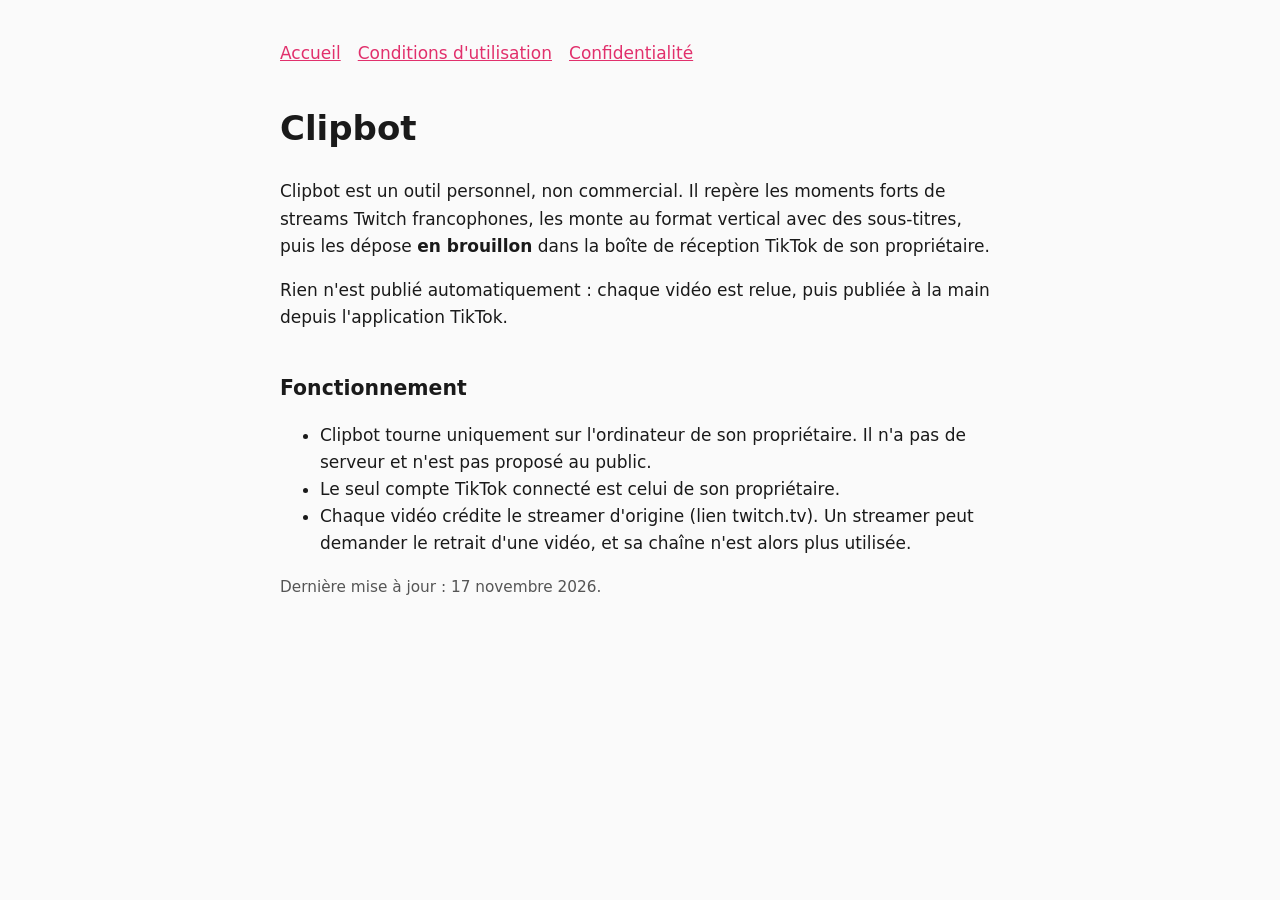
<file: index.html>
<!doctype html>
<html lang="fr"><head><meta charset="utf-8"><meta name="viewport" content="width=device-width, initial-scale=1">
<title>Clipbot</title><link rel="stylesheet" href="style.css"></head>
<body><main>
<nav><a href="index.html">Accueil</a><a href="cgu.html">Conditions d'utilisation</a><a href="confidentialite.html">Confidentialité</a></nav>
<h1>Clipbot</h1>
<p>Clipbot est un outil personnel, non commercial. Il repère les moments forts de streams Twitch francophones, les monte au format vertical avec des sous-titres, puis les dépose <strong>en brouillon</strong> dans la boîte de réception TikTok de son propriétaire.</p>
<p>Rien n'est publié automatiquement : chaque vidéo est relue, puis publiée à la main depuis l'application TikTok.</p>
<h2>Fonctionnement</h2>
<ul>
<li>Clipbot tourne uniquement sur l'ordinateur de son propriétaire. Il n'a pas de serveur et n'est pas proposé au public.</li>
<li>Le seul compte TikTok connecté est celui de son propriétaire.</li>
<li>Chaque vidéo crédite le streamer d'origine (lien twitch.tv). Un streamer peut demander le retrait d'une vidéo, et sa chaîne n'est alors plus utilisée.</li>
</ul>
<p class="muted">Dernière mise à jour : 17 novembre 2026.</p>
</main></body></html>
</file>
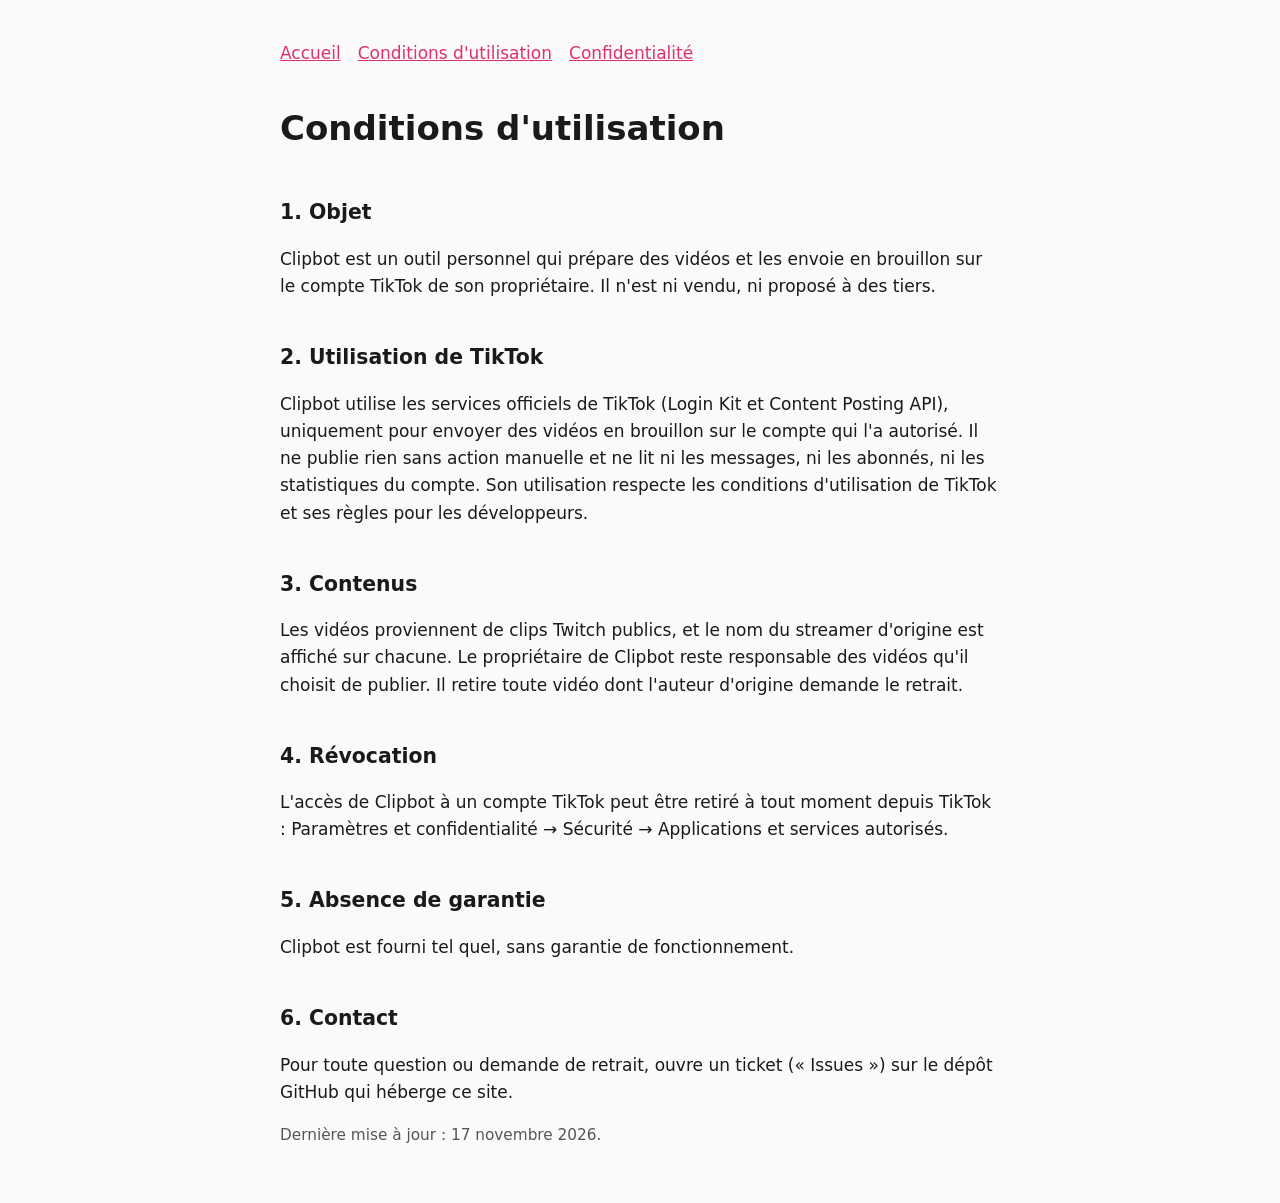
<file: cgu.html>
<!doctype html>
<html lang="fr"><head><meta charset="utf-8"><meta name="viewport" content="width=device-width, initial-scale=1">
<title>Conditions d'utilisation – Clipbot</title><link rel="stylesheet" href="style.css"></head>
<body><main>
<nav><a href="index.html">Accueil</a><a href="cgu.html">Conditions d'utilisation</a><a href="confidentialite.html">Confidentialité</a></nav>
<h1>Conditions d'utilisation</h1>
<h2>1. Objet</h2>
<p>Clipbot est un outil personnel qui prépare des vidéos et les envoie en brouillon sur le compte TikTok de son propriétaire. Il n'est ni vendu, ni proposé à des tiers.</p>
<h2>2. Utilisation de TikTok</h2>
<p>Clipbot utilise les services officiels de TikTok (Login Kit et Content Posting API), uniquement pour envoyer des vidéos en brouillon sur le compte qui l'a autorisé. Il ne publie rien sans action manuelle et ne lit ni les messages, ni les abonnés, ni les statistiques du compte. Son utilisation respecte les conditions d'utilisation de TikTok et ses règles pour les développeurs.</p>
<h2>3. Contenus</h2>
<p>Les vidéos proviennent de clips Twitch publics, et le nom du streamer d'origine est affiché sur chacune. Le propriétaire de Clipbot reste responsable des vidéos qu'il choisit de publier. Il retire toute vidéo dont l'auteur d'origine demande le retrait.</p>
<h2>4. Révocation</h2>
<p>L'accès de Clipbot à un compte TikTok peut être retiré à tout moment depuis TikTok : Paramètres et confidentialité → Sécurité → Applications et services autorisés.</p>
<h2>5. Absence de garantie</h2>
<p>Clipbot est fourni tel quel, sans garantie de fonctionnement.</p>
<h2>6. Contact</h2>
<p>Pour toute question ou demande de retrait, ouvre un ticket (« Issues ») sur le dépôt GitHub qui héberge ce site.</p>
<p class="muted">Dernière mise à jour : 17 novembre 2026.</p>
</main></body></html>
</file>
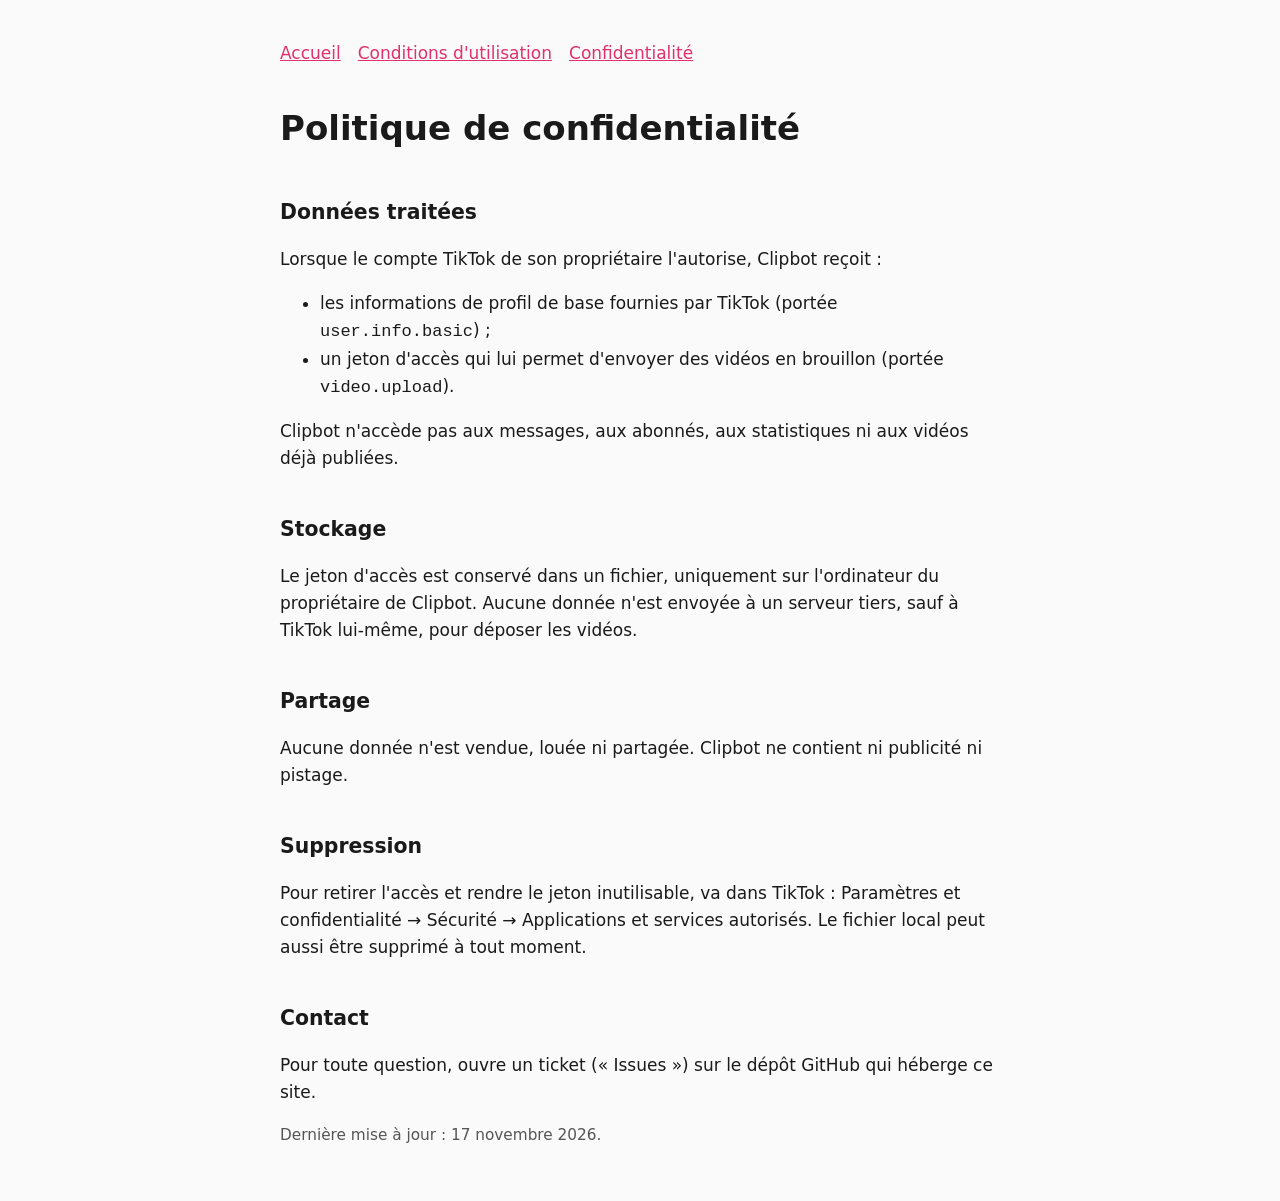
<file: confidentialite.html>
<!doctype html>
<html lang="fr"><head><meta charset="utf-8"><meta name="viewport" content="width=device-width, initial-scale=1">
<title>Politique de confidentialité – Clipbot</title><link rel="stylesheet" href="style.css"></head>
<body><main>
<nav><a href="index.html">Accueil</a><a href="cgu.html">Conditions d'utilisation</a><a href="confidentialite.html">Confidentialité</a></nav>
<h1>Politique de confidentialité</h1>
<h2>Données traitées</h2>
<p>Lorsque le compte TikTok de son propriétaire l'autorise, Clipbot reçoit :</p>
<ul>
<li>les informations de profil de base fournies par TikTok (portée <code>user.info.basic</code>) ;</li>
<li>un jeton d'accès qui lui permet d'envoyer des vidéos en brouillon (portée <code>video.upload</code>).</li>
</ul>
<p>Clipbot n'accède pas aux messages, aux abonnés, aux statistiques ni aux vidéos déjà publiées.</p>
<h2>Stockage</h2>
<p>Le jeton d'accès est conservé dans un fichier, uniquement sur l'ordinateur du propriétaire de Clipbot. Aucune donnée n'est envoyée à un serveur tiers, sauf à TikTok lui-même, pour déposer les vidéos.</p>
<h2>Partage</h2>
<p>Aucune donnée n'est vendue, louée ni partagée. Clipbot ne contient ni publicité ni pistage.</p>
<h2>Suppression</h2>
<p>Pour retirer l'accès et rendre le jeton inutilisable, va dans TikTok : Paramètres et confidentialité → Sécurité → Applications et services autorisés. Le fichier local peut aussi être supprimé à tout moment.</p>
<h2>Contact</h2>
<p>Pour toute question, ouvre un ticket (« Issues ») sur le dépôt GitHub qui héberge ce site.</p>
<p class="muted">Dernière mise à jour : 17 novembre 2026.</p>
</main></body></html>
</file>
<file: style.css>
:root { --bg:#fafafa; --fg:#1a1a1a; --muted:#555; --accent:#e1306c; }
@media (prefers-color-scheme: dark) { :root { --bg:#121212; --fg:#eee; --muted:#aaa; } }
body { margin:0; background:var(--bg); color:var(--fg); font:17px/1.6 system-ui, sans-serif; }
main { max-width:720px; margin:0 auto; padding:40px 16px; }
h1 { margin-top:0; } h2 { margin-top:2em; font-size:1.2em; }
a { color:var(--accent); } nav { margin-bottom:2em; } nav a { margin-right:1em; }
.muted { color:var(--muted); font-size:.9em; }
</file>
